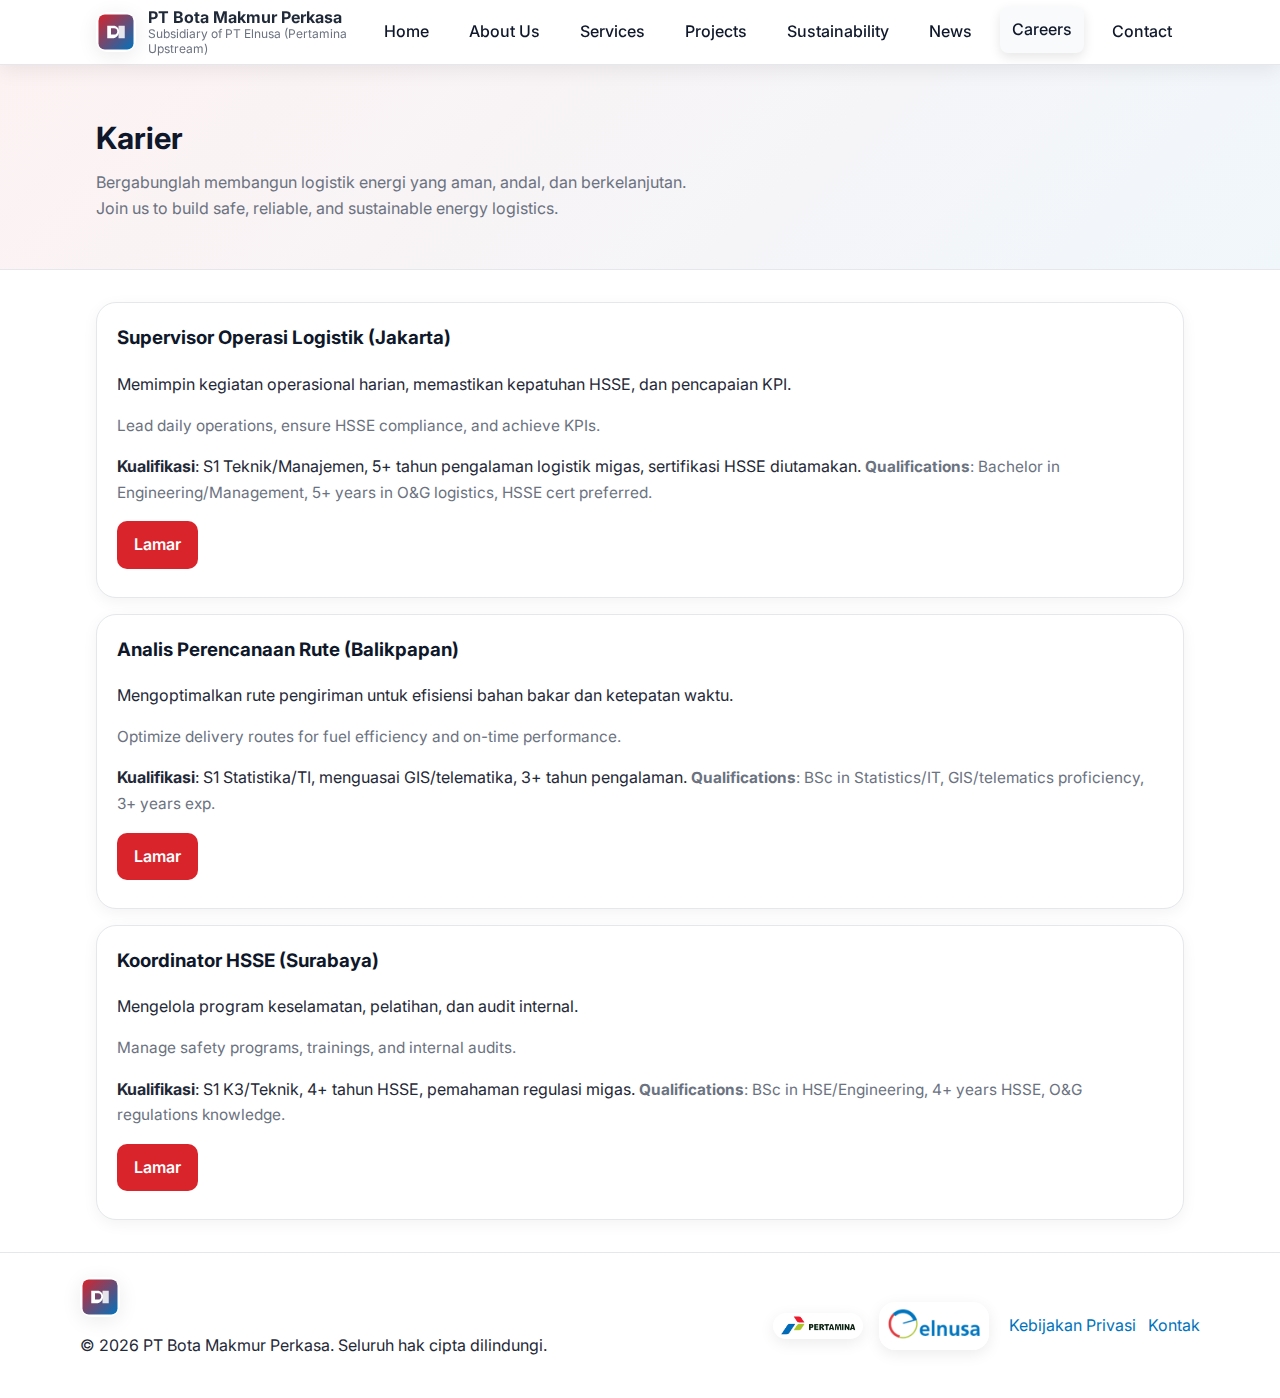
<file: Web BMP/careers.html>
<!DOCTYPE html>
<html lang="id">
<head>
  <meta charset="utf-8" />
  <meta name="viewport" content="width=device-width, initial-scale=1" />
  <title>Karier | PT Bota Makmur Perkasa</title>
  <meta name="description" content="Kesempatan karier di PT Bota Makmur Perkasa: lowongan, kualifikasi, dan cara melamar di sektor logistik energi migas." />
  <meta property="og:title" content="Karier di PT Bota Makmur Perkasa" />
  <meta property="og:description" content="Bergabunglah dengan kami di sektor logistik minyak & gas bumi." />
  <meta property="og:type" content="website" />
  <meta property="og:locale" content="id_ID" />
  <link rel="preconnect" href="https://fonts.googleapis.com">
  <link rel="preconnect" href="https://fonts.gstatic.com" crossorigin>
  <link href="https://fonts.googleapis.com/css2?family=Inter:wght@400;500;600;700&display=swap" rel="stylesheet">
  <link rel="stylesheet" href="assets/css/styles.css" />
  <link rel="icon" href="assets/img/logo-bmp.svg" type="image/svg+xml" />
  <meta name="theme-color" content="#D8242A" />
</head>
<body>
  <a class="skip-link" href="#main">Lewati ke konten utama</a>
  <header class="site-header is-sticky">
    <div class="container header-inner">
      <a class="brand" href="index.html" aria-label="PT Bota Makmur Perkasa">
        <img src="assets/img/logo-bmp.svg" alt="Logo PT Bota Makmur Perkasa" class="brand-mark" />
        <div class="brand-text">
          <strong>PT Bota Makmur Perkasa</strong>
          <span class="brand-sub">Subsidiary of PT Elnusa (Pertamina Upstream)</span>
        </div>
      </a>
      <button class="nav-toggle" type="button" aria-label="Toggle navigation" aria-expanded="false" aria-controls="primary-nav">☰</button>
      <nav id="primary-nav" class="primary-nav" role="navigation" aria-label="Primary">
        <a href="index.html">Home</a>
        <a href="about.html">About&nbsp;Us</a>
        <a href="services.html">Services</a>
        <a href="projects.html">Projects</a>
        <a href="sustainability.html">Sustainability</a>
        <a href="news.html">News</a>
        <a class="active" href="careers.html" aria-current="page">Careers</a>
        <a href="contact.html">Contact</a>
      </nav>
    </div>
  </header>

  <main id="main">
    <section class="page-header">
      <div class="container">
        <h1>Karier</h1>
        <p>Bergabunglah membangun logistik energi yang aman, andal, dan berkelanjutan.</p>
        <p class="en">Join us to build safe, reliable, and sustainable energy logistics.</p>
      </div>
    </section>

    <section class="content">
      <div class="container jobs">
        <article class="card">
          <h3>Supervisor Operasi Logistik (Jakarta)</h3>
          <p>Memimpin kegiatan operasional harian, memastikan kepatuhan HSSE, dan pencapaian KPI.</p>
          <p class="en">Lead daily operations, ensure HSSE compliance, and achieve KPIs.</p>
          <p><strong>Kualifikasi</strong>: S1 Teknik/Manajemen, 5+ tahun pengalaman logistik migas, sertifikasi HSSE diutamakan. <span class="en"><strong>Qualifications</strong>: Bachelor in Engineering/Management, 5+ years in O&G logistics, HSSE cert preferred.</span></p>
          <a class="btn btn-primary" href="mailto:careers@botamakmurperkasa.co.id?subject=Lamaran%20Supervisor%20Operasi">Lamar</a>
        </article>

        <article class="card">
          <h3>Analis Perencanaan Rute (Balikpapan)</h3>
          <p>Mengoptimalkan rute pengiriman untuk efisiensi bahan bakar dan ketepatan waktu.</p>
          <p class="en">Optimize delivery routes for fuel efficiency and on-time performance.</p>
          <p><strong>Kualifikasi</strong>: S1 Statistika/TI, menguasai GIS/telematika, 3+ tahun pengalaman. <span class="en"><strong>Qualifications</strong>: BSc in Statistics/IT, GIS/telematics proficiency, 3+ years exp.</span></p>
          <a class="btn btn-primary" href="mailto:careers@botamakmurperkasa.co.id?subject=Lamaran%20Analis%20Rute">Lamar</a>
        </article>

        <article class="card">
          <h3>Koordinator HSSE (Surabaya)</h3>
          <p>Mengelola program keselamatan, pelatihan, dan audit internal.</p>
          <p class="en">Manage safety programs, trainings, and internal audits.</p>
          <p><strong>Kualifikasi</strong>: S1 K3/Teknik, 4+ tahun HSSE, pemahaman regulasi migas. <span class="en"><strong>Qualifications</strong>: BSc in HSE/Engineering, 4+ years HSSE, O&G regulations knowledge.</span></p>
          <a class="btn btn-primary" href="mailto:careers@botamakmurperkasa.co.id?subject=Lamaran%20Koordinator%20HSSE">Lamar</a>
        </article>
      </div>
    </section>
  </main>

  <footer class="site-footer">
    <div class="container footer-top">
      <div class="footer-brand">
        <img src="assets/img/logo-bmp.svg" alt="PT Bota Makmur Perkasa" />
        <p>© <span id="year"></span> PT Bota Makmur Perkasa. Seluruh hak cipta dilindungi.</p>
      </div>
      <div class="footer-logos">
        <img class="logo" src="assets/img/logo-pertamina.png" alt="Pertamina" loading="lazy" decoding="async" />
        <img class="logo logo-elnusa" src="assets/img/logo-elnusa.png" alt="Elnusa" loading="lazy" decoding="async" />
      </div>
      <div class="footer-links">
        <a href="privacy.html">Kebijakan Privasi</a>
        <a href="contact.html">Kontak</a>
      </div>
    </div>
  </footer>

  <script src="assets/js/main.js"></script>
</body>
</html>
</file>
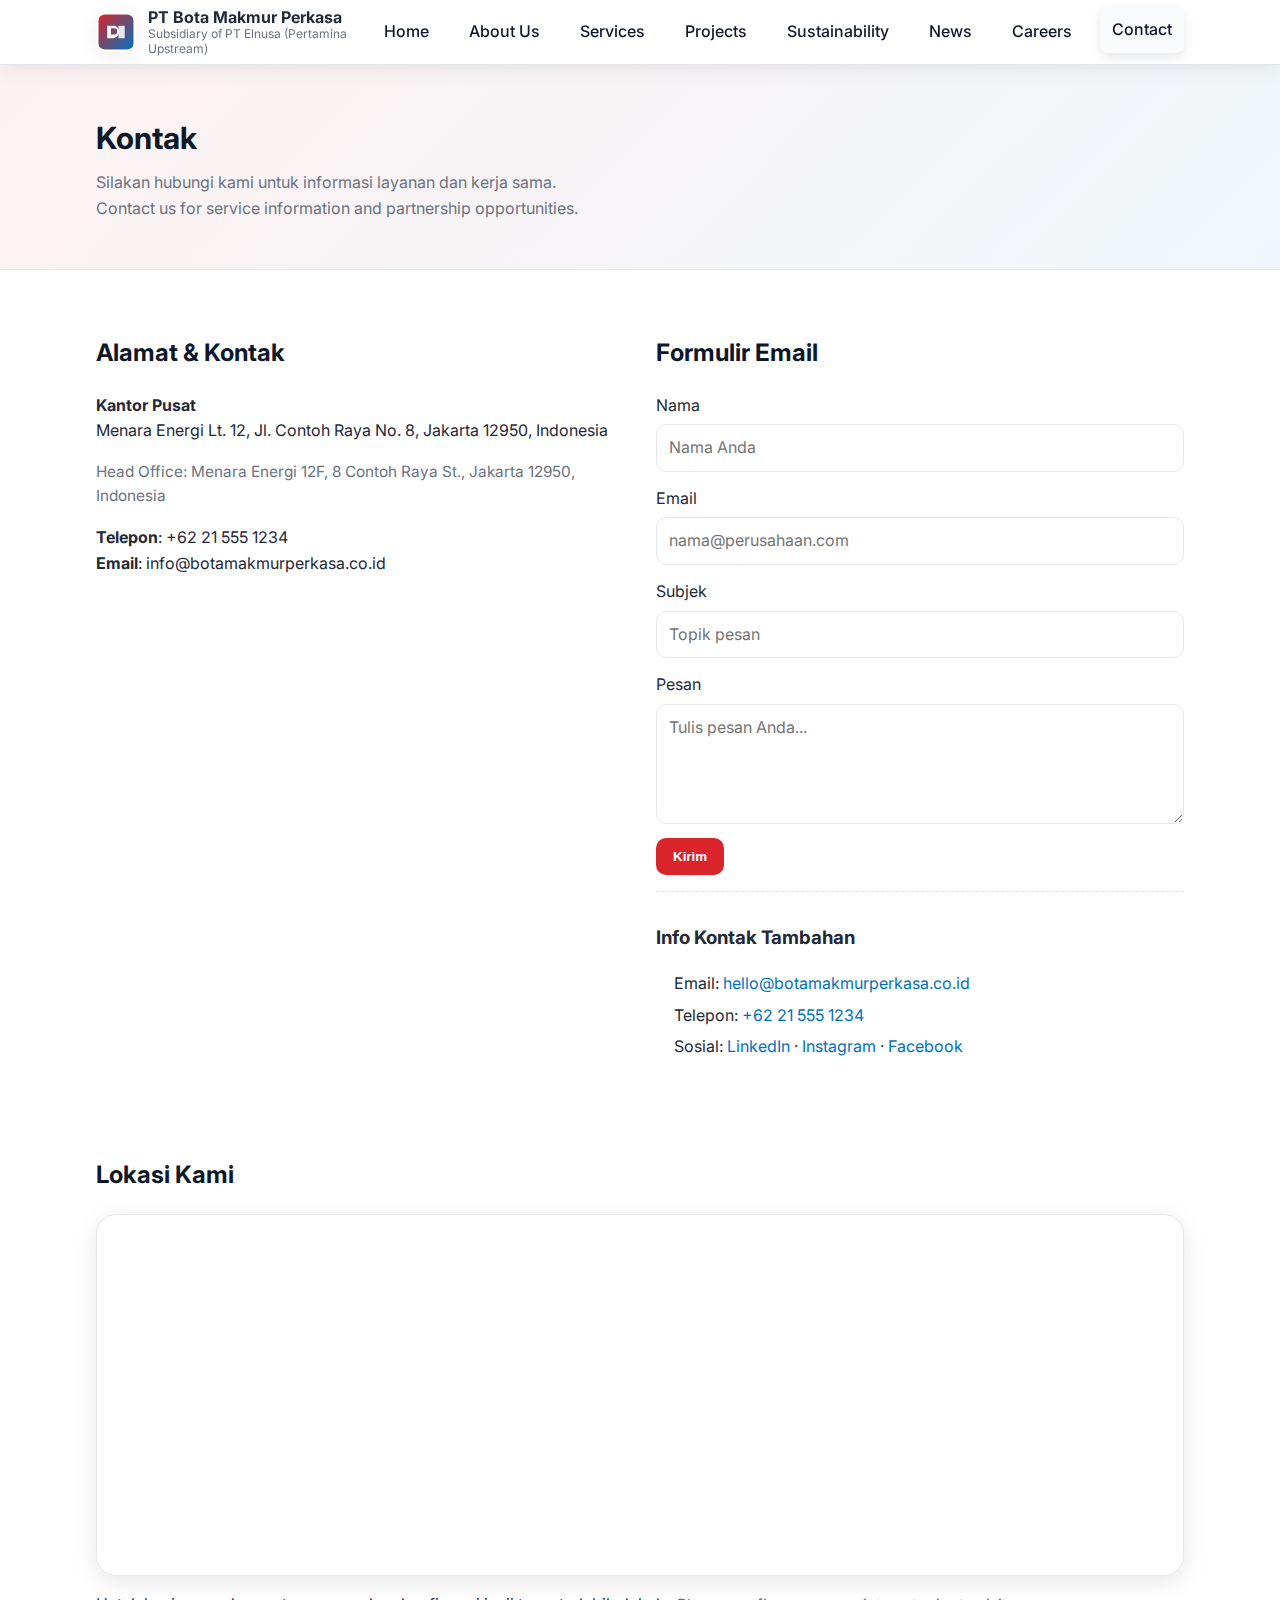
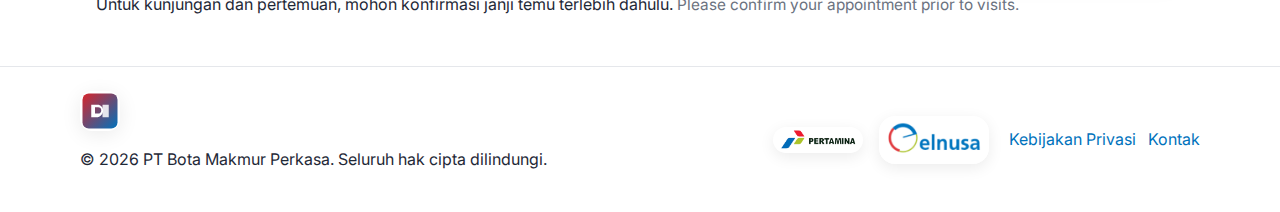
<file: Web BMP/contact.html>
<!DOCTYPE html>
<html lang="id">
<head>
  <meta charset="utf-8" />
  <meta name="viewport" content="width=device-width, initial-scale=1" />
  <title>Kontak | PT Bota Makmur Perkasa</title>
  <meta name="description" content="Hubungi PT Bota Makmur Perkasa: alamat, kontak pusat, formulir email untuk pertanyaan layanan pengangkutan migas." />
  <meta property="og:title" content="Kontak PT Bota Makmur Perkasa" />
  <meta property="og:description" content="Alamat, kontak pusat, dan formulir pertanyaan." />
  <meta property="og:type" content="website" />
  <meta property="og:locale" content="id_ID" />
  <link rel="preconnect" href="https://fonts.googleapis.com">
  <link rel="preconnect" href="https://fonts.gstatic.com" crossorigin>
  <link href="https://fonts.googleapis.com/css2?family=Inter:wght@400;500;600;700&display=swap" rel="stylesheet">
  <link rel="stylesheet" href="assets/css/styles.css" />
  <link rel="icon" href="assets/img/logo-bmp.svg" type="image/svg+xml" />
  <meta name="theme-color" content="#D8242A" />
</head>
<body>
  <a class="skip-link" href="#main">Lewati ke konten utama</a>
  <header class="site-header is-sticky">
    <div class="container header-inner">
      <a class="brand" href="index.html" aria-label="PT Bota Makmur Perkasa">
        <img src="assets/img/logo-bmp.svg" alt="Logo PT Bota Makmur Perkasa" class="brand-mark" />
        <div class="brand-text">
          <strong>PT Bota Makmur Perkasa</strong>
          <span class="brand-sub">Subsidiary of PT Elnusa (Pertamina Upstream)</span>
        </div>
      </a>
      <button class="nav-toggle" type="button" aria-label="Toggle navigation" aria-expanded="false" aria-controls="primary-nav">☰</button>
      <nav id="primary-nav" class="primary-nav" role="navigation" aria-label="Primary">
        <a href="index.html">Home</a>
        <a href="about.html">About&nbsp;Us</a>
        <a href="services.html">Services</a>
        <a href="projects.html">Projects</a>
        <a href="sustainability.html">Sustainability</a>
        <a href="news.html">News</a>
        <a href="careers.html">Careers</a>
        <a class="active" href="contact.html" aria-current="page">Contact</a>
      </nav>
    </div>
  </header>

  <main id="main">
    <section class="page-header">
      <div class="container">
        <h1>Kontak</h1>
        <p>Silakan hubungi kami untuk informasi layanan dan kerja sama.</p>
        <p class="en">Contact us for service information and partnership opportunities.</p>
      </div>
    </section>

    <section class="content">
      <div class="container two-column">
        <div class="cols">
          <div>
            <h2>Alamat & Kontak</h2>
            <p><strong>Kantor Pusat</strong><br/>Menara Energi Lt. 12, Jl. Contoh Raya No. 8, Jakarta 12950, Indonesia</p>
            <p class="en">Head Office: Menara Energi 12F, 8 Contoh Raya St., Jakarta 12950, Indonesia</p>
            <p><strong>Telepon</strong>: +62 21 555 1234<br/><strong>Email</strong>: info@botamakmurperkasa.co.id</p>
          </div>
          <div>
            <h2>Formulir Email</h2>
            <form id="contact-form">
              <div class="field">
                <label for="name">Nama</label>
                <input id="name" name="name" type="text" placeholder="Nama Anda" required />
              </div>
              <div class="field">
                <label for="email">Email</label>
                <input id="email" name="email" type="email" placeholder="nama@perusahaan.com" required />
              </div>
              <div class="field">
                <label for="subject">Subjek</label>
                <input id="subject" name="subject" type="text" placeholder="Topik pesan" required />
              </div>
              <div class="field">
                <label for="message">Pesan</label>
                <textarea id="message" name="message" placeholder="Tulis pesan Anda..." required></textarea>
              </div>
              <button class="btn btn-primary" type="submit">Kirim</button>
              <div id="form-success-message" class="form-success" style="display:none" role="status" aria-live="polite">Terima kasih! Pesan Anda telah berhasil terkirim.</div>
            </form>
            <div class="contact-extra" aria-labelledby="contact-extra-heading">
              <h3 id="contact-extra-heading">Info Kontak Tambahan</h3>
              <ul class="contact-list">
                <li>Email: <a href="mailto:hello@botamakmurperkasa.co.id">hello@botamakmurperkasa.co.id</a></li>
                <li>Telepon: <a href="tel:+62215551234">+62 21 555 1234</a></li>
                <li>Sosial: 
                  <a href="#" aria-label="LinkedIn">LinkedIn</a> · 
                  <a href="#" aria-label="Instagram">Instagram</a> · 
                  <a href="#" aria-label="Facebook">Facebook</a>
                </li>
              </ul>
            </div>
          </div>
        </div>
      </div>
    </section>

    <section class="content">
      <div class="container">
        <h2>Lokasi Kami</h2>
        <div class="map-wrap">
          <iframe loading="lazy" allowfullscreen referrerpolicy="no-referrer-when-downgrade"
            src="https://www.google.com/maps/embed?pb=!1m18!1m12!1m3!1d3966.695556021568!2d106.8225!3d-6.1754!2m3!1f0!2f0!3f0!3m2!1i1024!2i768!4f13.1!3m3!1m2!1s0x2e69f3e3e4b09df5%3A0x1a2b3c4d5e6f7a8b!2sMonas!5e0!3m2!1sen!2sid!4v1700000000000">
          </iframe>
        </div>
        <p>Untuk kunjungan dan pertemuan, mohon konfirmasi janji temu terlebih dahulu. <span class="en">Please confirm your appointment prior to visits.</span></p>
      </div>
    </section>
  </main>

  <footer class="site-footer">
    <div class="container footer-top">
      <div class="footer-brand">
        <img src="assets/img/logo-bmp.svg" alt="PT Bota Makmur Perkasa" />
        <p>© <span id="year"></span> PT Bota Makmur Perkasa. Seluruh hak cipta dilindungi.</p>
      </div>
      <div class="footer-logos">
        <img class="logo" src="assets/img/logo-pertamina.png" alt="Pertamina" loading="lazy" decoding="async" />
        <img class="logo logo-elnusa" src="assets/img/logo-elnusa.png" alt="Elnusa" loading="lazy" decoding="async" />
      </div>
      <div class="footer-links">
        <a href="privacy.html">Kebijakan Privasi</a>
        <a href="contact.html">Kontak</a>
      </div>
    </div>
  </footer>

  <script src="assets/js/main.js"></script>
</body>
</html>
</file>
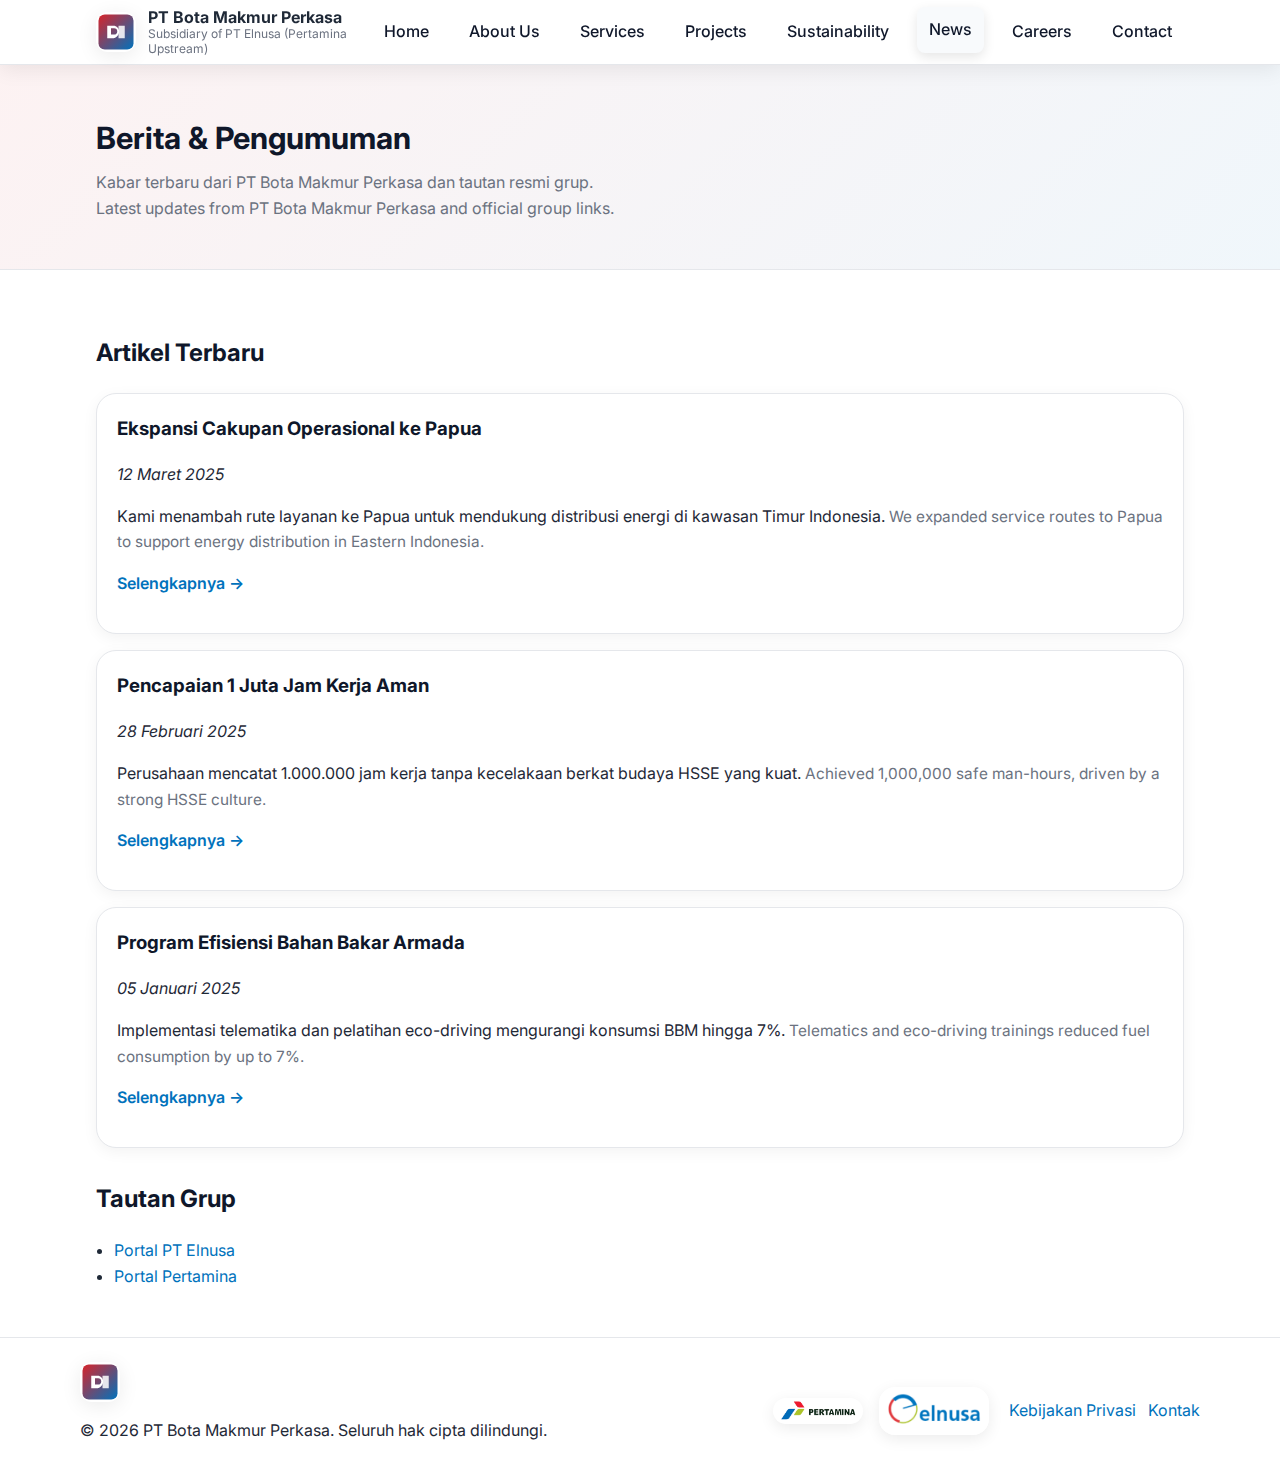
<file: Web BMP/news.html>
<!DOCTYPE html>
<html lang="id">
<head>
  <meta charset="utf-8" />
  <meta name="viewport" content="width=device-width, initial-scale=1" />
  <title>Berita & Pengumuman | PT Bota Makmur Perkasa</title>
  <meta name="description" content="Berita terbaru, pengumuman, dan tautan ke portal grup PT Elnusa dan Pertamina untuk informasi resmi." />
  <meta property="og:title" content="Berita & Pengumuman" />
  <meta property="og:description" content="Informasi terbaru dari PT Bota Makmur Perkasa dan grup." />
  <meta property="og:type" content="website" />
  <meta property="og:locale" content="id_ID" />
  <link rel="preconnect" href="https://fonts.googleapis.com">
  <link rel="preconnect" href="https://fonts.gstatic.com" crossorigin>
  <link href="https://fonts.googleapis.com/css2?family=Inter:wght@400;500;600;700&display=swap" rel="stylesheet">
  <link rel="stylesheet" href="assets/css/styles.css" />
  <link rel="icon" href="assets/img/logo-bmp.svg" type="image/svg+xml" />
  <meta name="theme-color" content="#D8242A" />
</head>
<body>
  <a class="skip-link" href="#main">Lewati ke konten utama</a>
  <header class="site-header is-sticky">
    <div class="container header-inner">
      <a class="brand" href="index.html" aria-label="PT Bota Makmur Perkasa">
        <img src="assets/img/logo-bmp.svg" alt="Logo PT Bota Makmur Perkasa" class="brand-mark" />
        <div class="brand-text">
          <strong>PT Bota Makmur Perkasa</strong>
          <span class="brand-sub">Subsidiary of PT Elnusa (Pertamina Upstream)</span>
        </div>
      </a>
      <button class="nav-toggle" type="button" aria-label="Toggle navigation" aria-expanded="false" aria-controls="primary-nav">☰</button>
      <nav id="primary-nav" class="primary-nav" role="navigation" aria-label="Primary">
        <a href="index.html">Home</a>
        <a href="about.html">About&nbsp;Us</a>
        <a href="services.html">Services</a>
        <a href="projects.html">Projects</a>
        <a href="sustainability.html">Sustainability</a>
        <a class="active" href="news.html" aria-current="page">News</a>
        <a href="careers.html">Careers</a>
        <a href="contact.html">Contact</a>
      </nav>
    </div>
  </header>

  <main id="main">
    <section class="page-header">
      <div class="container">
        <h1>Berita & Pengumuman</h1>
        <p>Kabar terbaru dari PT Bota Makmur Perkasa dan tautan resmi grup.</p>
        <p class="en">Latest updates from PT Bota Makmur Perkasa and official group links.</p>
      </div>
    </section>

    <section class="content">
      <div class="container">
        <h2>Artikel Terbaru</h2>
        <div class="news-list">
          <article class="card">
            <h3>Ekspansi Cakupan Operasional ke Papua</h3>
            <p><em>12 Maret 2025</em></p>
            <p>Kami menambah rute layanan ke Papua untuk mendukung distribusi energi di kawasan Timur Indonesia.
            <span class="en">We expanded service routes to Papua to support energy distribution in Eastern Indonesia.</span></p>
            <p><a href="#" class="link-arrow" data-wip>Selengkapnya →</a></p>
          </article>
          <article class="card">
            <h3>Pencapaian 1 Juta Jam Kerja Aman</h3>
            <p><em>28 Februari 2025</em></p>
            <p>Perusahaan mencatat 1.000.000 jam kerja tanpa kecelakaan berkat budaya HSSE yang kuat.
            <span class="en">Achieved 1,000,000 safe man-hours, driven by a strong HSSE culture.</span></p>
            <p><a href="#" class="link-arrow" data-wip>Selengkapnya →</a></p>
          </article>
          <article class="card">
            <h3>Program Efisiensi Bahan Bakar Armada</h3>
            <p><em>05 Januari 2025</em></p>
            <p>Implementasi telematika dan pelatihan eco-driving mengurangi konsumsi BBM hingga 7%.
            <span class="en">Telematics and eco-driving trainings reduced fuel consumption by up to 7%.</span></p>
            <p><a href="#" class="link-arrow" data-wip>Selengkapnya →</a></p>
          </article>
        </div>

        <h2>Tautan Grup</h2>
        <ul>
          <li><a href="https://www.elnusa.co.id" target="_blank" rel="noopener">Portal PT Elnusa</a></li>
          <li><a href="https://www.pertamina.com" target="_blank" rel="noopener">Portal Pertamina</a></li>
        </ul>
      </div>
    </section>
  </main>

  <footer class="site-footer">
    <div class="container footer-top">
      <div class="footer-brand">
        <img src="assets/img/logo-bmp.svg" alt="PT Bota Makmur Perkasa" />
        <p>© <span id="year"></span> PT Bota Makmur Perkasa. Seluruh hak cipta dilindungi.</p>
      </div>
      <div class="footer-logos">
        <img class="logo" src="assets/img/logo-pertamina.png" alt="Pertamina" loading="lazy" decoding="async" />
        <img class="logo logo-elnusa" src="assets/img/logo-elnusa.png" alt="Elnusa" loading="lazy" decoding="async" />
      </div>
      <div class="footer-links">
        <a href="privacy.html">Kebijakan Privasi</a>
        <a href="contact.html">Kontak</a>
      </div>
    </div>
  </footer>

  <script src="assets/js/main.js"></script>
</body>
</html>
</file>
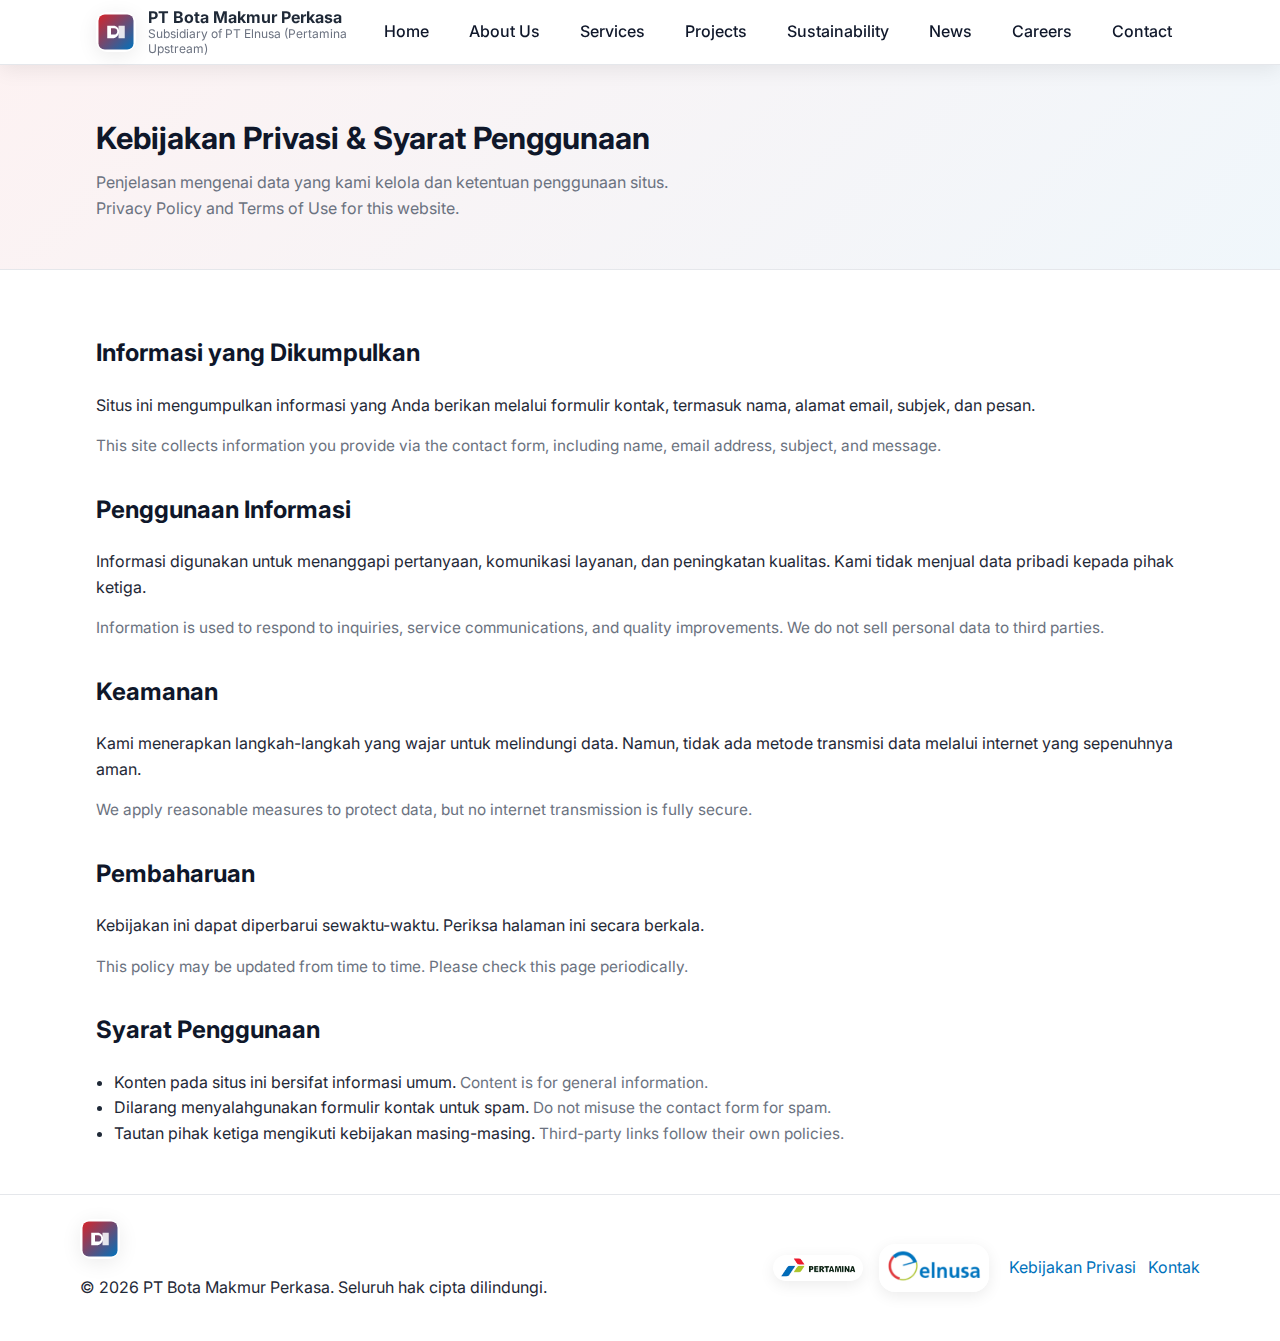
<file: Web BMP/privacy.html>
<!DOCTYPE html>
<html lang="id">
<head>
  <meta charset="utf-8" />
  <meta name="viewport" content="width=device-width, initial-scale=1" />
  <title>Kebijakan Privasi | PT Bota Makmur Perkasa</title>
  <meta name="description" content="Kebijakan privasi dan syarat penggunaan PT Bota Makmur Perkasa terkait pengumpulan, penggunaan data, dan penggunaan situs." />
  <meta property="og:title" content="Kebijakan Privasi" />
  <meta property="og:description" content="Bagaimana kami menangani data Anda." />
  <meta property="og:type" content="website" />
  <meta property="og:locale" content="id_ID" />
  <link rel="preconnect" href="https://fonts.googleapis.com">
  <link rel="preconnect" href="https://fonts.gstatic.com" crossorigin>
  <link href="https://fonts.googleapis.com/css2?family=Inter:wght@400;500;600;700&display=swap" rel="stylesheet">
  <link rel="stylesheet" href="assets/css/styles.css" />
  <link rel="icon" href="assets/img/logo-bmp.svg" type="image/svg+xml" />
  <meta name="theme-color" content="#D8242A" />
</head>
<body>
  <a class="skip-link" href="#main">Lewati ke konten utama</a>
  <header class="site-header is-sticky">
    <div class="container header-inner">
      <a class="brand" href="index.html" aria-label="PT Bota Makmur Perkasa">
        <img src="assets/img/logo-bmp.svg" alt="Logo PT Bota Makmur Perkasa" class="brand-mark" />
        <div class="brand-text">
          <strong>PT Bota Makmur Perkasa</strong>
          <span class="brand-sub">Subsidiary of PT Elnusa (Pertamina Upstream)</span>
        </div>
      </a>
      <button class="nav-toggle" type="button" aria-label="Toggle navigation" aria-expanded="false" aria-controls="primary-nav">☰</button>
      <nav id="primary-nav" class="primary-nav" role="navigation" aria-label="Primary">
        <a href="index.html">Home</a>
        <a href="about.html">About&nbsp;Us</a>
        <a href="services.html">Services</a>
        <a href="projects.html">Projects</a>
        <a href="sustainability.html">Sustainability</a>
        <a href="news.html">News</a>
        <a href="careers.html">Careers</a>
        <a href="contact.html">Contact</a>
      </nav>
    </div>
  </header>

  <main id="main">
    <section class="page-header">
      <div class="container">
        <h1>Kebijakan Privasi & Syarat Penggunaan</h1>
        <p>Penjelasan mengenai data yang kami kelola dan ketentuan penggunaan situs.</p>
        <p class="en">Privacy Policy and Terms of Use for this website.</p>
      </div>
    </section>

    <section class="content">
      <div class="container">
        <h2>Informasi yang Dikumpulkan</h2>
        <p>Situs ini mengumpulkan informasi yang Anda berikan melalui formulir kontak, termasuk nama, alamat email, subjek, dan pesan.</p>
        <p class="en">This site collects information you provide via the contact form, including name, email address, subject, and message.</p>

        <h2>Penggunaan Informasi</h2>
        <p>Informasi digunakan untuk menanggapi pertanyaan, komunikasi layanan, dan peningkatan kualitas. Kami tidak menjual data pribadi kepada pihak ketiga.</p>
        <p class="en">Information is used to respond to inquiries, service communications, and quality improvements. We do not sell personal data to third parties.</p>

        <h2>Keamanan</h2>
        <p>Kami menerapkan langkah-langkah yang wajar untuk melindungi data. Namun, tidak ada metode transmisi data melalui internet yang sepenuhnya aman.</p>
        <p class="en">We apply reasonable measures to protect data, but no internet transmission is fully secure.</p>

        <h2>Pembaharuan</h2>
        <p>Kebijakan ini dapat diperbarui sewaktu-waktu. Periksa halaman ini secara berkala.</p>
        <p class="en">This policy may be updated from time to time. Please check this page periodically.</p>

        <h2>Syarat Penggunaan</h2>
        <ul>
          <li>Konten pada situs ini bersifat informasi umum. <span class="en">Content is for general information.</span></li>
          <li>Dilarang menyalahgunakan formulir kontak untuk spam. <span class="en">Do not misuse the contact form for spam.</span></li>
          <li>Tautan pihak ketiga mengikuti kebijakan masing-masing. <span class="en">Third-party links follow their own policies.</span></li>
        </ul>
      </div>
    </section>
  </main>

  <footer class="site-footer">
    <div class="container footer-top">
      <div class="footer-brand">
        <img src="assets/img/logo-bmp.svg" alt="PT Bota Makmur Perkasa" />
        <p>© <span id="year"></span> PT Bota Makmur Perkasa. Seluruh hak cipta dilindungi.</p>
      </div>
      <div class="footer-logos">
        <img class="logo" src="assets/img/logo-pertamina.png" alt="Pertamina" loading="lazy" decoding="async" />
        <img class="logo logo-elnusa" src="assets/img/logo-elnusa.png" alt="Elnusa" loading="lazy" decoding="async" />
      </div>
      <div class="footer-links">
        <a class="active" href="privacy.html">Kebijakan Privasi</a>
        <a href="contact.html">Kontak</a>
      </div>
    </div>
  </footer>

  <script src="assets/js/main.js"></script>
</body>
</html>
</file>
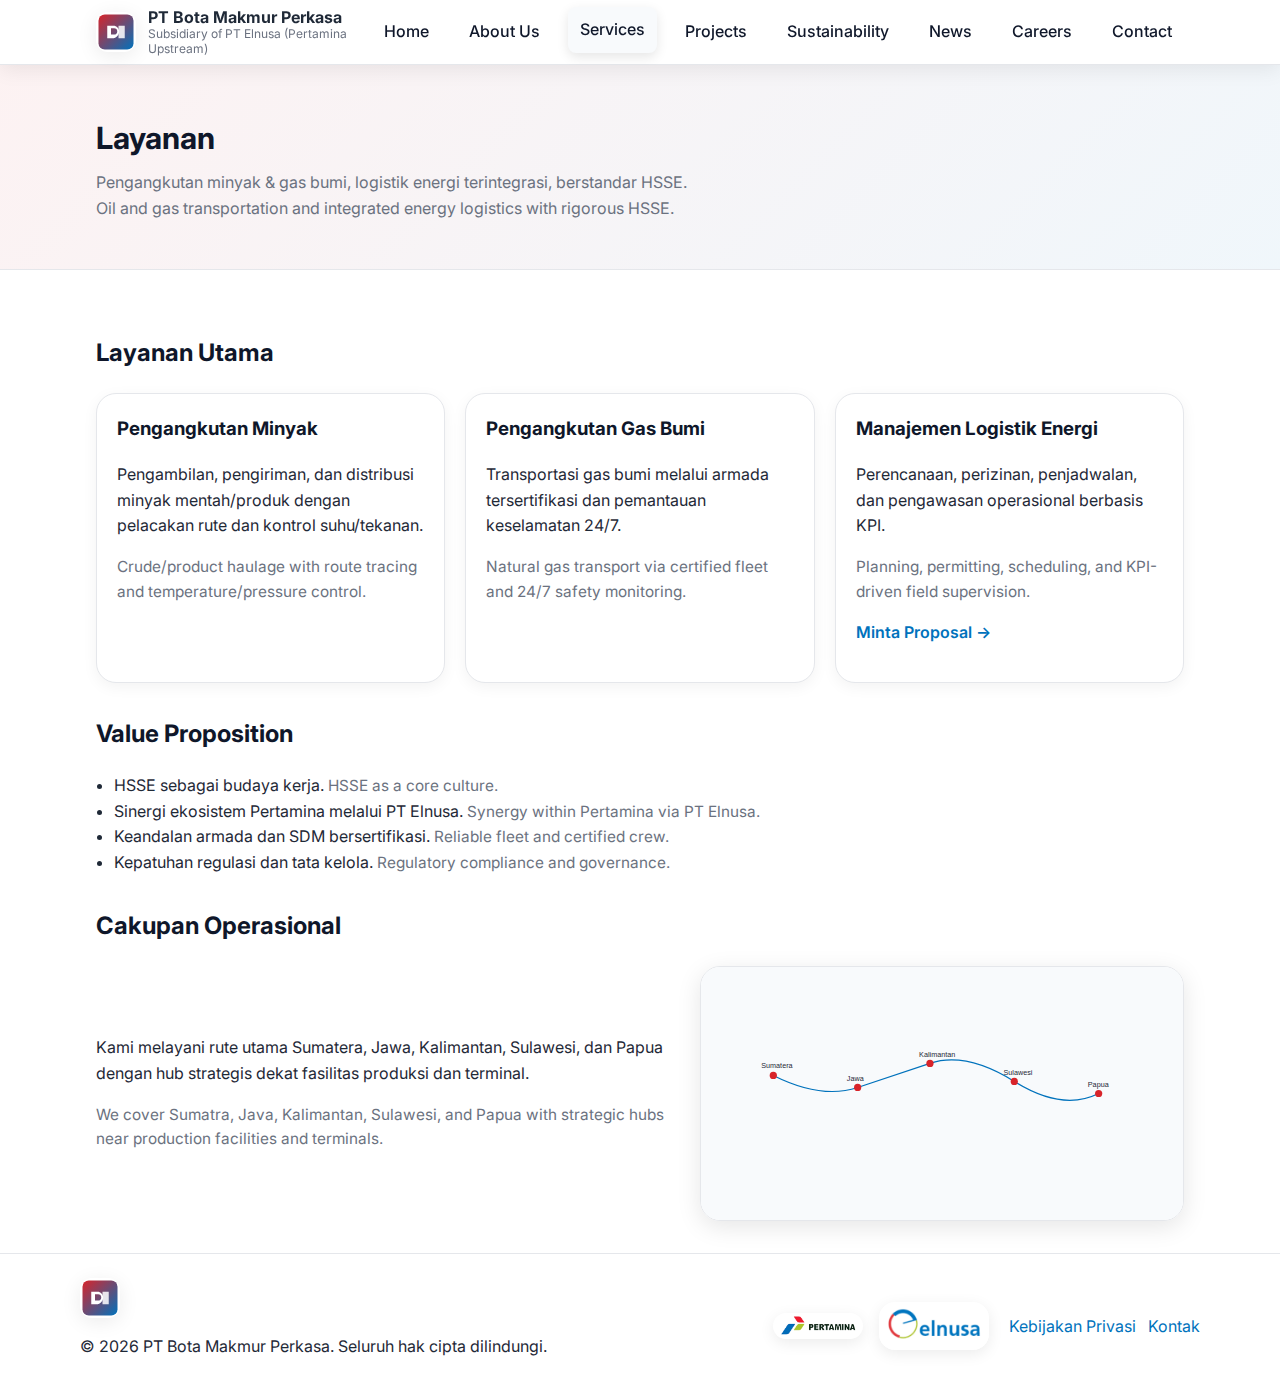
<file: Web BMP/services.html>
<!DOCTYPE html>
<html lang="id">
<head>
  <meta charset="utf-8" />
  <meta name="viewport" content="width=device-width, initial-scale=1" />
  <title>Layanan | PT Bota Makmur Perkasa – Pengangkutan Minyak & Gas</title>
  <meta name="description" content="Layanan utama PT Bota Makmur Perkasa: pengangkutan minyak & gas bumi dengan standar HSSE tinggi dalam ekosistem Pertamina." />
  <meta property="og:title" content="Layanan Pengangkutan Migas" />
  <meta property="og:description" content="Solusi logistik energi terintegrasi dan andal." />
  <meta property="og:type" content="website" />
  <meta property="og:locale" content="id_ID" />
  <link rel="preconnect" href="https://fonts.googleapis.com">
  <link rel="preconnect" href="https://fonts.gstatic.com" crossorigin>
  <link href="https://fonts.googleapis.com/css2?family=Inter:wght@400;500;600;700&display=swap" rel="stylesheet">
  <link rel="stylesheet" href="assets/css/styles.css" />
  <link rel="icon" href="assets/img/logo-bmp.svg" type="image/svg+xml" />
  <meta name="theme-color" content="#D8242A" />
</head>
<body>
  <a class="skip-link" href="#main">Lewati ke konten utama</a>
  <header class="site-header is-sticky">
    <div class="container header-inner">
      <a class="brand" href="index.html" aria-label="PT Bota Makmur Perkasa">
        <img src="assets/img/logo-bmp.svg" alt="Logo PT Bota Makmur Perkasa" class="brand-mark" />
        <div class="brand-text">
          <strong>PT Bota Makmur Perkasa</strong>
          <span class="brand-sub">Subsidiary of PT Elnusa (Pertamina Upstream)</span>
        </div>
      </a>
      <button class="nav-toggle" type="button" aria-label="Toggle navigation" aria-expanded="false" aria-controls="primary-nav">☰</button>
      <nav id="primary-nav" class="primary-nav" role="navigation" aria-label="Primary">
        <a href="index.html">Home</a>
        <a href="about.html">About&nbsp;Us</a>
        <a class="active" href="services.html" aria-current="page">Services</a>
        <a href="projects.html">Projects</a>
        <a href="sustainability.html">Sustainability</a>
        <a href="news.html">News</a>
        <a href="careers.html">Careers</a>
        <a href="contact.html">Contact</a>
      </nav>
    </div>
  </header>

  <main id="main">
    <section class="page-header">
      <div class="container">
        <h1>Layanan</h1>
        <p>Pengangkutan minyak & gas bumi, logistik energi terintegrasi, berstandar HSSE.</p>
        <p class="en">Oil and gas transportation and integrated energy logistics with rigorous HSSE.</p>
      </div>
    </section>

    <section class="content">
      <div class="container">
        <h2>Layanan Utama</h2>
        <div class="grid-3">
          <article class="card">
            <h3>Pengangkutan Minyak</h3>
            <p>Pengambilan, pengiriman, dan distribusi minyak mentah/produk dengan pelacakan rute dan kontrol suhu/tekanan.</p>
            <p class="en">Crude/product haulage with route tracing and temperature/pressure control.</p>
          </article>
          <article class="card">
            <h3>Pengangkutan Gas Bumi</h3>
            <p>Transportasi gas bumi melalui armada tersertifikasi dan pemantauan keselamatan 24/7.</p>
            <p class="en">Natural gas transport via certified fleet and 24/7 safety monitoring.</p>
          </article>
          <article class="card">
            <h3>Manajemen Logistik Energi</h3>
            <p>Perencanaan, perizinan, penjadwalan, dan pengawasan operasional berbasis KPI.</p>
            <p class="en">Planning, permitting, scheduling, and KPI-driven field supervision.</p>
            <p><a class="link-arrow" href="#" data-wip>Minta Proposal →</a></p>
          </article>
        </div>

        <h2>Value Proposition</h2>
        <ul>
          <li>HSSE sebagai budaya kerja. <span class="en">HSSE as a core culture.</span></li>
          <li>Sinergi ekosistem Pertamina melalui PT Elnusa. <span class="en">Synergy within Pertamina via PT Elnusa.</span></li>
          <li>Keandalan armada dan SDM bersertifikasi. <span class="en">Reliable fleet and certified crew.</span></li>
          <li>Kepatuhan regulasi dan tata kelola. <span class="en">Regulatory compliance and governance.</span></li>
        </ul>

        <h2>Cakupan Operasional</h2>
        <div class="media">
          <div>
            <p>Kami melayani rute utama Sumatera, Jawa, Kalimantan, Sulawesi, dan Papua dengan hub strategis dekat fasilitas produksi dan terminal.</p>
            <p class="en">We cover Sumatra, Java, Kalimantan, Sulawesi, and Papua with strategic hubs near production facilities and terminals.</p>
          </div>
          <div class="section-image">
            <img src="assets/img/map-coverage.svg" alt="Peta cakupan operasional" loading="lazy" decoding="async"/>
          </div>
        </div>
      </div>
    </section>
  </main>

  <footer class="site-footer">
    <div class="container footer-top">
      <div class="footer-brand">
        <img src="assets/img/logo-bmp.svg" alt="PT Bota Makmur Perkasa" />
        <p>© <span id="year"></span> PT Bota Makmur Perkasa. Seluruh hak cipta dilindungi.</p>
      </div>
      <div class="footer-logos">
        <img class="logo" src="assets/img/logo-pertamina.png" alt="Pertamina" loading="lazy" decoding="async" />
        <img class="logo logo-elnusa" src="assets/img/logo-elnusa.png" alt="Elnusa" loading="lazy" decoding="async" />
      </div>
      <div class="footer-links">
        <a href="privacy.html">Kebijakan Privasi</a>
        <a href="contact.html">Kontak</a>
      </div>
    </div>
  </footer>

  <script src="assets/js/main.js"></script>
</body>
</html>
</file>
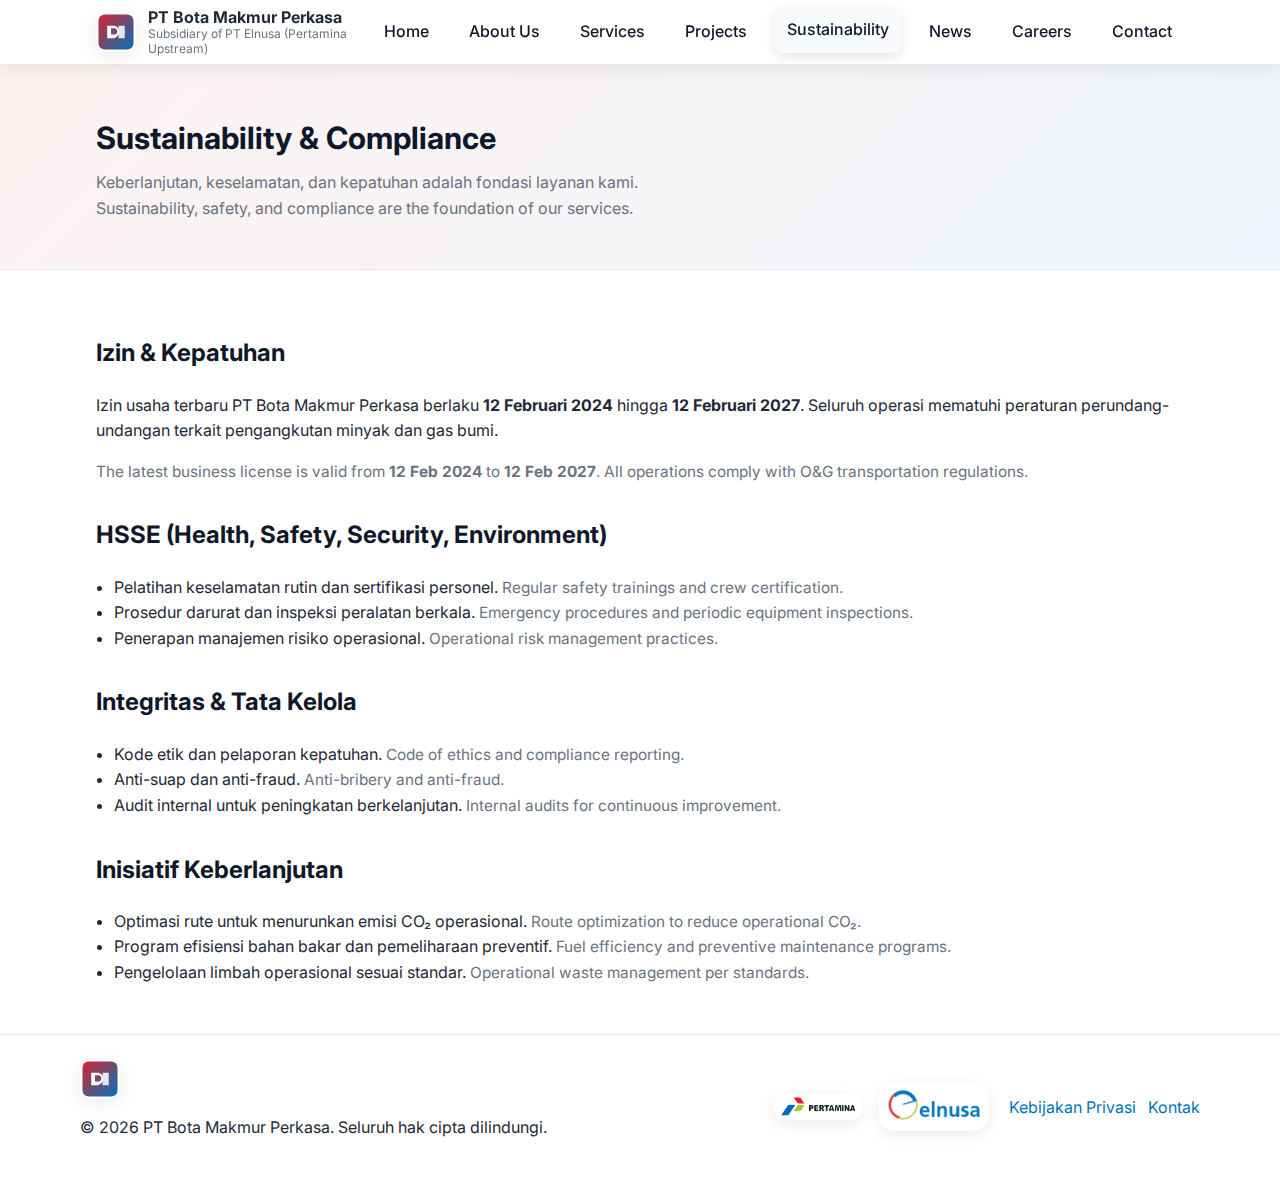
<file: Web BMP/sustainability.html>
<!DOCTYPE html>
<html lang="id">
<head>
  <meta charset="utf-8" />
  <meta name="viewport" content="width=device-width, initial-scale=1" />
  <title>Sustainability & Compliance | PT Bota Makmur Perkasa</title>
  <meta name="description" content="Komitmen keberlanjutan dan kepatuhan: izin usaha, standar HSSE, integritas, tata kelola di PT Bota Makmur Perkasa." />
  <meta property="og:title" content="Sustainability & Compliance" />
  <meta property="og:description" content="Izin, standar, keselamatan, dan integritas sebagai pilar." />
  <meta property="og:type" content="website" />
  <meta property="og:locale" content="id_ID" />
  <link rel="preconnect" href="https://fonts.googleapis.com">
  <link rel="preconnect" href="https://fonts.gstatic.com" crossorigin>
  <link href="https://fonts.googleapis.com/css2?family=Inter:wght@400;500;600;700&display=swap" rel="stylesheet">
  <link rel="stylesheet" href="assets/css/styles.css" />
  <link rel="icon" href="assets/img/logo-bmp.svg" type="image/svg+xml" />
  <meta name="theme-color" content="#D8242A" />
</head>
<body>
  <a class="skip-link" href="#main">Lewati ke konten utama</a>
  <header class="site-header is-sticky">
    <div class="container header-inner">
      <a class="brand" href="index.html" aria-label="PT Bota Makmur Perkasa">
        <img src="assets/img/logo-bmp.svg" alt="Logo PT Bota Makmur Perkasa" class="brand-mark" />
        <div class="brand-text">
          <strong>PT Bota Makmur Perkasa</strong>
          <span class="brand-sub">Subsidiary of PT Elnusa (Pertamina Upstream)</span>
        </div>
      </a>
      <button class="nav-toggle" type="button" aria-label="Toggle navigation" aria-expanded="false" aria-controls="primary-nav">☰</button>
      <nav id="primary-nav" class="primary-nav" role="navigation" aria-label="Primary">
        <a href="index.html">Home</a>
        <a href="about.html">About&nbsp;Us</a>
        <a href="services.html">Services</a>
        <a href="projects.html">Projects</a>
        <a class="active" href="sustainability.html" aria-current="page">Sustainability</a>
        <a href="news.html">News</a>
        <a href="careers.html">Careers</a>
        <a href="contact.html">Contact</a>
      </nav>
    </div>
  </header>

  <main id="main">
    <section class="page-header">
      <div class="container">
        <h1>Sustainability & Compliance</h1>
        <p>Keberlanjutan, keselamatan, dan kepatuhan adalah fondasi layanan kami.</p>
        <p class="en">Sustainability, safety, and compliance are the foundation of our services.</p>
      </div>
    </section>

    <section class="content">
      <div class="container">
        <h2>Izin & Kepatuhan</h2>
        <p>Izin usaha terbaru PT Bota Makmur Perkasa berlaku <strong>12 Februari 2024</strong> hingga <strong>12 Februari 2027</strong>. Seluruh operasi mematuhi peraturan perundang-undangan terkait pengangkutan minyak dan gas bumi.</p>
        <p class="en">The latest business license is valid from <strong>12 Feb 2024</strong> to <strong>12 Feb 2027</strong>. All operations comply with O&G transportation regulations.</p>

        <h2>HSSE (Health, Safety, Security, Environment)</h2>
        <ul>
          <li>Pelatihan keselamatan rutin dan sertifikasi personel. <span class="en">Regular safety trainings and crew certification.</span></li>
          <li>Prosedur darurat dan inspeksi peralatan berkala. <span class="en">Emergency procedures and periodic equipment inspections.</span></li>
          <li>Penerapan manajemen risiko operasional. <span class="en">Operational risk management practices.</span></li>
        </ul>

        <h2>Integritas & Tata Kelola</h2>
        <ul>
          <li>Kode etik dan pelaporan kepatuhan. <span class="en">Code of ethics and compliance reporting.</span></li>
          <li>Anti-suap dan anti-fraud. <span class="en">Anti-bribery and anti-fraud.</span></li>
          <li>Audit internal untuk peningkatan berkelanjutan. <span class="en">Internal audits for continuous improvement.</span></li>
        </ul>

        <h2>Inisiatif Keberlanjutan</h2>
        <ul>
          <li>Optimasi rute untuk menurunkan emisi CO₂ operasional. <span class="en">Route optimization to reduce operational CO₂.</span></li>
          <li>Program efisiensi bahan bakar dan pemeliharaan preventif. <span class="en">Fuel efficiency and preventive maintenance programs.</span></li>
          <li>Pengelolaan limbah operasional sesuai standar. <span class="en">Operational waste management per standards.</span></li>
        </ul>
      </div>
    </section>
  </main>

  <footer class="site-footer">
    <div class="container footer-top">
      <div class="footer-brand">
        <img src="assets/img/logo-bmp.svg" alt="PT Bota Makmur Perkasa" />
        <p>© <span id="year"></span> PT Bota Makmur Perkasa. Seluruh hak cipta dilindungi.</p>
      </div>
      <div class="footer-logos">
        <img class="logo" src="assets/img/logo-pertamina.png" alt="Pertamina" loading="lazy" decoding="async" />
        <img class="logo logo-elnusa" src="assets/img/logo-elnusa.png" alt="Elnusa" loading="lazy" decoding="async" />
      </div>
      <div class="footer-links">
        <a href="privacy.html">Kebijakan Privasi</a>
        <a href="contact.html">Kontak</a>
      </div>
    </div>
  </footer>

  <script src="assets/js/main.js"></script>
</body>
</html>
</file>
<file: Web BMP/assets/css/styles.css>
/* PT Bota Makmur Perkasa - Global Styles */
:root {
  --red: #D8242A;         /* Pertamina Red */
  --red-strong: #C1121F;  /* Deeper red accent for emphasis */
  --blue: #0072BC;        /* Elnusa Blue */
  --dark: #0F172A;
  --text: #1F2937;
  --muted: #6B7280;
  --bg: #FFFFFF;
  --light: #F8FAFC;
  --ring: rgba(216,36,42,.35);
}

* { 
  box-sizing: border-box; 
  scroll-behavior: smooth;
}

html, body { height: 100%; }
body {
  margin: 0;
  font-family: 'Inter', system-ui, -apple-system, Segoe UI, Roboto, Arial, sans-serif;
  color: var(--text);
  background: var(--bg);
  line-height: 1.6;
  overflow-x: hidden;
}

img { 
  max-width: 100%; 
  display: block; 
  transition: transform 0.3s ease, filter 0.3s ease;
  border-radius: 16px;
  box-shadow: 0 4px 20px rgba(0,0,0,.08);
}
img:hover {
  transform: scale(1.02);
  box-shadow: 0 8px 30px rgba(0,0,0,.12);
}

a { 
  color: var(--blue); 
  text-decoration: none; 
  transition: all 0.3s ease;
}
a:hover { 
  text-decoration: underline; 
  transform: translateX(2px);
}

/* Focus styles for keyboard users */
a:focus-visible,
button:focus-visible {
  outline: none;
  box-shadow: 0 0 0 4px var(--ring);
  border-radius: 8px;
}

/* Skip link */
.skip-link {
  position: absolute;
  left: -9999px;
  top: auto;
  width: 1px;
  height: 1px;
  overflow: hidden;
}
.skip-link:focus {
  position: fixed;
  left: 16px;
  top: 16px;
  width: auto;
  height: auto;
  padding: 8px 12px;
  background: #111827;
  color: #fff;
  border-radius: 8px;
  z-index: 1100;
}

.container {
  width: 100%;
  max-width: 1120px;
  margin: 0 auto;
  padding: 0 16px;
}

/* Header */
.site-header {
  position: sticky;
  top: 0;
  z-index: 1000;
  background: #FFFFFF; /* solid background to prevent overlap while scrolling */
  border-bottom: 1px solid #E5E7EB;
  transition: background-color 0.3s ease, box-shadow 0.3s ease, transform 0.3s ease;
}
.site-header:hover {
  background: #FFFFFF;
  box-shadow: 0 4px 20px rgba(0,0,0,.08);
}

.header-inner {
  display: flex;
  align-items: center;
  justify-content: space-between;
  min-height: 64px;
}

.brand { 
  display: flex; 
  align-items: center; 
  gap: 12px; 
  color: inherit; 
  transition: transform 0.3s ease;
}
.brand:hover {
  transform: scale(1.05);
}

.brand-mark { 
  width: 40px; 
  height: 40px; 
  transition: transform 0.3s ease;
  border-radius: 12px;
}
.brand-mark:hover {
  transform: rotate(5deg);
}

.brand-text { 
  display: flex; 
  flex-direction: column; 
  line-height: 1.2; 
}
.brand-sub { 
  font-size: 12px; 
  color: var(--muted); 
  transition: color 0.3s ease;
}

.primary-nav { 
  display: flex; 
  align-items: center; 
  gap: 16px; 
}
.primary-nav a { 
  padding: 10px 12px; 
  border-radius: 8px; 
  font-weight: 500; 
  color: var(--dark); 
  transition: all 0.3s ease;
  position: relative;
  overflow: hidden;
}
.primary-nav a::before {
  content: '';
  position: absolute;
  top: 0;
  left: -100%;
  width: 100%;
  height: 100%;
  background: linear-gradient(90deg, transparent, rgba(255,255,255,0.2), transparent);
  transition: left 0.5s ease;
}
.primary-nav a:hover::before {
  left: 100%;
}
.primary-nav a.active, .primary-nav a[aria-current="page"], .primary-nav a:hover { 
  background: var(--light); 
  transform: translateY(-2px);
  box-shadow: 0 4px 12px rgba(0,0,0,.1);
}

.nav-toggle { 
  display: none; 
  background: none; 
  border: none; 
  font-size: 24px; 
  transition: transform 0.3s ease;
}
.nav-toggle:hover {
  transform: rotate(90deg);
}

/* Hero */
.hero { 
  /* smoother, more subtle gradient */
  background: linear-gradient(120deg, rgba(216,36,42,0.04) 0%, rgba(255,255,255,1) 52%, rgba(0,114,188,0.04) 100%);
  animation: fadeInUp 1s ease-out;
}

/* Home-specific premium styling */
body.home .hero {
  background:
    radial-gradient(1200px 480px at -10% -20%, rgba(237,28,36,0.08) 0%, rgba(237,28,36,0) 60%),
    linear-gradient(120deg, rgba(216,36,42,0.04) 0%, rgba(255,255,255,1) 52%, rgba(0,114,188,0.04) 100%);
}
body.home .hero-inner {
  gap: 24px;
  padding: 48px 0;
}
body.home .hero h1 {
  font-size: clamp(32px, 4vw, 52px);
  font-weight: 900;
  letter-spacing: -0.02em;
}
body.home .hero .accent { color: var(--red-strong); }
body.home .hero .lead { margin-bottom: 16px; }

/* Home: tighten spacing for sections */
body.home .section.highlights { padding: 44px 0; }
body.home .highlights .grid-3 { gap: 16px; }
body.home .highlights .card { padding: 18px; }
body.home .two-column .cols { gap: 24px; }

@keyframes fadeInUp {
  from {
    opacity: 0;
    transform: translateY(30px);
  }
  to {
    opacity: 1;
    transform: translateY(0);
  }
}

.hero-inner { 
  display: grid; 
  grid-template-columns: 1.4fr 1fr; 
  gap: 32px; 
  padding: 64px 0; 
}

.hero h1 { 
  font-size: clamp(28px, 3vw, 42px); 
  color: var(--dark); 
  margin: 0 0 12px; 
  animation: slideInLeft 0.8s ease-out 0.2s both;
}

@keyframes slideInLeft {
  from {
    opacity: 0;
    transform: translateX(-50px);
  }
  to {
    opacity: 1;
    transform: translateX(0);
  }
}

.hero .lead { 
  font-size: 18px; 
  color: var(--muted); 
  margin: 0 0 20px; 
  animation: slideInLeft 0.8s ease-out 0.4s both;
}

.accent { 
  color: var(--red); 
  animation: pulse 2s infinite;
}

@keyframes pulse {
  0%, 100% {
    opacity: 1;
  }
  50% {
    opacity: 0.8;
  }
}

.badge-group { 
  display: flex; 
  gap: 16px; 
  align-items: center; 
  justify-content: flex-end; 
  animation: slideInRight 0.8s ease-out 0.6s both;
}

/* Spacing for logos under hero visual */
.hero-visual .badge-group {
  margin-top: 12px;
}

@keyframes slideInRight {
  from {
    opacity: 0;
    transform: translateX(50px);
  }
  to {
    opacity: 1;
    transform: translateX(0);
  }
}

.badge-group img { 
  width: 110px; 
  height: auto; 
  filter: saturate(110%); 
  transition: all 0.3s ease;
  border-radius: 14px;
  box-shadow: 0 4px 16px rgba(0,0,0,.10);
}
.badge-group img:hover {
  filter: saturate(130%);
  transform: scale(1.1);
  box-shadow: 0 10px 35px rgba(0,0,0,.18);
}

.btn { 
  display: inline-block; 
  padding: 10px 16px; 
  border-radius: 10px; 
  font-weight: 600; 
  border: 1px solid transparent; 
  transition: background-color 0.3s ease, color 0.3s ease, transform 0.3s ease, box-shadow 0.3s ease; 
  position: relative;
  overflow: hidden;
}
.btn::before {
  content: '';
  position: absolute;
  top: 0;
  left: -100%;
  width: 100%;
  height: 100%;
  background: linear-gradient(90deg, transparent, rgba(255,255,255,0.2), transparent);
  transition: left 0.5s ease;
}
.btn:hover::before {
  left: 100%;
}
.btn:hover { 
  transform: translateY(-3px); 
  box-shadow: 0 8px 25px rgba(0,0,0,.15);
}
.btn:focus { 
  outline: none; 
  box-shadow: 0 0 0 4px var(--ring); 
}
.btn-primary { 
  background: var(--red); 
  color: #fff; 
}
.btn-primary:hover { 
  background: #bb1c21; 
  box-shadow: 0 4px 8px rgba(0,0,0,0.15); /* clearer hover effect */
}
.btn-outline { 
  background: #fff; 
  border-color: #E5E7EB; 
  color: var(--dark); 
}
.btn-outline:hover { 
  background: #F3F4F6; 
}

.section { 
  padding: 56px 0; 
  animation: fadeInUp 0.8s ease-out;
}

.grid-3 { 
  display: grid; 
  grid-template-columns: repeat(3, 1fr); 
  gap: 20px; 
}

.card { 
  background: #fff; 
  border: 1px solid #E5E7EB; 
  border-radius: 20px; 
  padding: 20px; 
  box-shadow: 0 4px 15px rgba(0,0,0,.05); 
  transition: all 0.3s ease;
  animation: fadeInUp 0.6s ease-out;
}
.card:hover {
  transform: translateY(-5px);
  box-shadow: 0 15px 40px rgba(0,0,0,.12);
  border-color: var(--blue);
}
.card h3 { 
  margin-top: 0; 
  color: var(--dark); 
  transition: color 0.3s ease;
}
.card:hover h3 {
  color: var(--blue);
}

.two-column .cols { 
  display: grid; 
  grid-template-columns: repeat(2, 1fr); 
  gap: 32px; 
}

.link-arrow { 
  font-weight: 600; 
  transition: all 0.3s ease;
}
.link-arrow:hover {
  transform: translateX(5px);
}

/* Page */
.page-header { 
  background: linear-gradient(135deg, rgba(216,36,42,.06), rgba(0,114,188,.06)); 
  padding: 48px 0; 
  border-bottom: 1px solid #E5E7EB; 
  animation: fadeInDown 0.8s ease-out;
}

@keyframes fadeInDown {
  from {
    opacity: 0;
    transform: translateY(-30px);
  }
  to {
    opacity: 1;
    transform: translateY(0);
  }
}

.page-header h1 { 
  margin: 0 0 8px; 
  color: var(--dark); 
  font-size: clamp(24px, 2.4vw, 36px); 
}
.page-header p { 
  margin: 0; 
  color: var(--muted); 
}

.content { 
  padding: 32px 0; 
  animation: fadeInUp 0.8s ease-out 0.2s both;
}
.content h2 { 
  color: var(--dark); 
  margin-top: 32px; 
  transition: color 0.3s ease;
}
.content h2:hover {
  color: var(--blue);
}
.content ul { 
  padding-left: 18px; 
}
.content .en { 
  color: var(--muted); 
  font-size: 0.96em; 
  margin-top: 6px; 
}
.content .lead { 
  font-size: 18px; 
}

/* Tables, tags */
.tag { 
  display: inline-block; 
  padding: 4px 10px; 
  border-radius: 999px; 
  font-size: 12px; 
  border: 1px solid #E5E7EB; 
  background: #fff; 
  transition: all 0.3s ease;
}
.tag:hover {
  background: var(--light);
  transform: scale(1.05);
}

/* Footer */
.site-footer { 
  border-top: 1px solid #E5E7EB; 
  background: #fff; 
  animation: fadeInUp 0.8s ease-out;
}
.footer-top { 
  display: grid; 
  grid-template-columns: 1.2fr auto auto; 
  gap: 20px; 
  align-items: center; 
  padding: 24px 0; 
}
.footer-brand img { 
  width: 40px; 
  height: 40px; 
  margin-bottom: 8px; 
  transition: transform 0.3s ease;
  border-radius: 12px;
}
.footer-brand img:hover {
  transform: rotate(360deg);
}
.footer-logos { 
  display: flex; 
  gap: 16px; 
  align-items: center; 
}
.footer-logos img { 
  width: 110px; 
  height: auto; 
  transition: all 0.3s ease;
  border-radius: 16px;
  box-shadow: 0 4px 15px rgba(0,0,0,.08);
}

/* Consistent logo sizing for PNG/JPG/SVG with cropping */
.logo {
  width: 96px;
  height: 28px;
  object-fit: cover; /* crop when aspect ratio differs */
  background: #fff; /* keep white backdrop for transparent PNG */
}
.footer-logos .logo {
  width: 90px;
  height: 26px;
}
.footer-logos img:hover {
  transform: scale(1.1);
  filter: brightness(1.1);
  box-shadow: 0 8px 25px rgba(0,0,0,.15);
}

/* Specific sizing for Elnusa logo to keep consistent across pages */
.logo-elnusa {
  width: 110px;
  height: 48px;
  object-fit: cover;
}
.footer-logos .logo-elnusa {
  width: 110px;
  height: 48px;
}
.footer-links { 
  display: flex; 
  gap: 12px; 
  justify-content: flex-end; 
}

/* Forms */
form .field { 
  display: grid; 
  gap: 6px; 
  margin-bottom: 14px; 
}
input[type="text"], input[type="email"], textarea { 
  padding: 10px 12px; 
  border: 1px solid #E5E7EB; 
  border-radius: 10px; 
  font: inherit; 
  transition: all 0.3s ease;
}
textarea { 
  min-height: 120px; 
}
input:focus, textarea:focus { 
  outline: none; 
  border-color: var(--blue); 
  box-shadow: 0 0 0 4px rgba(0,114,188,.18); 
  transform: scale(1.02);
}

/* Form success message */
.form-success {
  margin-top: 10px;
  padding: 10px 12px;
  border-radius: 10px;
  background: #ECFDF5; /* green-50 */
  color: #065F46; /* green-700 */
  border: 1px solid #A7F3D0; /* green-200 */
}

/* Extra contact info */
.contact-extra {
  margin-top: 16px;
  padding-top: 12px;
  border-top: 1px dashed #E5E7EB;
}
.contact-list {
  list-style: none;
  padding: 0;
  margin: 8px 0 0;
  display: grid;
  gap: 6px;
}

/* Media */
.media { 
  display: grid; 
  grid-template-columns: 1.2fr 1fr; 
  gap: 24px; 
  align-items: center; 
}
.media img.rounded { 
  border-radius: 20px; 
  border: 1px solid #E5E7EB; 
  transition: all 0.3s ease;
  box-shadow: 0 6px 25px rgba(0,0,0,.1);
}
.media img.rounded:hover {
  transform: scale(1.03);
  box-shadow: 0 15px 40px rgba(0,0,0,.18);
}
.section-image { 
  overflow: hidden; 
  border-radius: 20px; 
  border: 1px solid #E5E7EB; 
  transition: all 0.3s ease;
  box-shadow: 0 6px 25px rgba(0,0,0,.1);
}
.section-image:hover {
  transform: scale(1.02);
  box-shadow: 0 12px 35px rgba(0,0,0,.15);
}

/* Grids */
.grid-2 { 
  display: grid; 
  grid-template-columns: repeat(2, 1fr); 
  gap: 20px; 
}
.team-grid { 
  display: grid; 
  grid-template-columns: repeat(4, 1fr); 
  gap: 20px; 
}
.project-grid { 
  display: grid; 
  grid-template-columns: repeat(3, 1fr); 
  gap: 20px; 
}
.news-list { 
  display: grid; 
  grid-template-columns: 1fr; 
  gap: 16px; 
}
.jobs { 
  display: grid; 
  grid-template-columns: 1fr; 
  gap: 16px; 
}

/* Cards */
.project-card img.hero { 
  width: 100%; 
  height: 180px; 
  object-fit: cover; 
  border-radius: 18px; 
  border: 1px solid #E5E7EB; 
  transition: all 0.3s ease;
  box-shadow: 0 4px 15px rgba(0,0,0,.08);
}
.project-card img.hero:hover {
  transform: scale(1.05);
  filter: brightness(1.1);
  box-shadow: 0 8px 30px rgba(0,0,0,.15);
}
.client-logos { 
  display: flex; 
  gap: 12px; 
  align-items: center; 
  flex-wrap: wrap; 
  margin-top: 8px; 
}
.client-logos img { 
  height: 32px; 
  width: auto; 
  transition: all 0.3s ease;
  border-radius: 8px;
}
.client-logos img:hover {
  transform: scale(1.2);
}
.timeline { 
  border-left: 3px solid var(--light); 
  padding-left: 16px; 
}
.timeline .event { 
  margin-bottom: 12px; 
  animation: slideInLeft 0.6s ease-out;
}
.timeline .date { 
  font-weight: 600; 
  color: var(--dark); 
}

/* Map */
.map-wrap { 
  border: 1px solid #E5E7EB; 
  border-radius: 20px; 
  overflow: hidden; 
  transition: all 0.3s ease;
  box-shadow: 0 6px 25px rgba(0,0,0,.1);
}
.map-wrap:hover {
  box-shadow: 0 15px 40px rgba(0,0,0,.15);
  transform: scale(1.01);
}
.map-wrap iframe { 
  display: block; 
  width: 100%; 
  height: 360px; 
  border: 0; 
}

/* Modal & Toast */
.modal-backdrop {
  position: fixed;
  inset: 0;
  background: rgba(15, 23, 42, 0.45);
  display: none;
  align-items: center;
  justify-content: center;
  z-index: 2000;
}
.modal-backdrop.open { display: flex; }
.modal {
  background: #fff;
  border: 1px solid #E5E7EB;
  border-radius: 16px;
  width: min(92vw, 520px);
  padding: 20px;
  box-shadow: 0 20px 50px rgba(0,0,0,.18);
}
.modal h3 { margin: 0 0 8px; }
.modal p { margin: 0 0 16px; }
.modal .actions { display: flex; justify-content: flex-end; gap: 8px; }

.toast {
  position: fixed;
  left: 50%;
  bottom: 24px;
  transform: translateX(-50%);
  background: #111827;
  color: #fff;
  padding: 10px 14px;
  border-radius: 999px;
  font-size: 14px;
  box-shadow: 0 10px 30px rgba(0,0,0,.2);
  opacity: 0;
  pointer-events: none;
  transition: opacity .3s ease, transform .3s ease;
  z-index: 2100;
}
.toast.show { opacity: 1; transform: translate(-50%, 0); }

/* Loading Animation */
@keyframes shimmer {
  0% {
    background-position: -1000px 0;
  }
  100% {
    background-position: 1000px 0;
  }
}

.loading {
  animation: shimmer 2s infinite linear;
  background: linear-gradient(to right, #f6f7f8 0%, #edeef1 20%, #f6f7f8 40%, #f6f7f8 100%);
  background-size: 1000px 104px;
}

/* Stagger Animation for Cards */
.card:nth-child(1) { animation-delay: 0.1s; }
.card:nth-child(2) { animation-delay: 0.2s; }
.card:nth-child(3) { animation-delay: 0.3s; }
.card:nth-child(4) { animation-delay: 0.4s; }
.card:nth-child(5) { animation-delay: 0.5s; }
.card:nth-child(6) { animation-delay: 0.6s; }

/* Responsive */
@media (max-width: 920px) {
  .hero-inner { grid-template-columns: 1fr; }
  .grid-3 { grid-template-columns: 1fr; }
  .two-column .cols { grid-template-columns: 1fr; }
  .media { grid-template-columns: 1fr; }
  .team-grid { grid-template-columns: repeat(2, 1fr); }
  .project-grid { grid-template-columns: 1fr; }
  .footer-top { grid-template-columns: 1fr; justify-items: start; }
}

@media (max-width: 760px) {
  .primary-nav { 
    display: none; 
    position: absolute; 
    right: 16px; 
    top: 64px; 
    background: #fff; 
    border: 1px solid #E5E7EB; 
    border-radius: 12px; 
    padding: 8px; 
    flex-direction: column; 
    width: min(90vw, 320px); 
    box-shadow: 0 10px 30px rgba(0,0,0,.06); 
    animation: slideInDown 0.3s ease-out;
  }
  .primary-nav.open { 
    display: flex; 
  }
  .nav-toggle { 
    display: inline-block; 
  }
}

/* Reduce motion for users who prefer it */
@media (prefers-reduced-motion: reduce) {
  *,
  *::before,
  *::after {
    animation-duration: 0.01ms !important;
    animation-iteration-count: 1 !important;
    transition-duration: 0.01ms !important;
    scroll-behavior: auto !important;
  }
}
</file>
